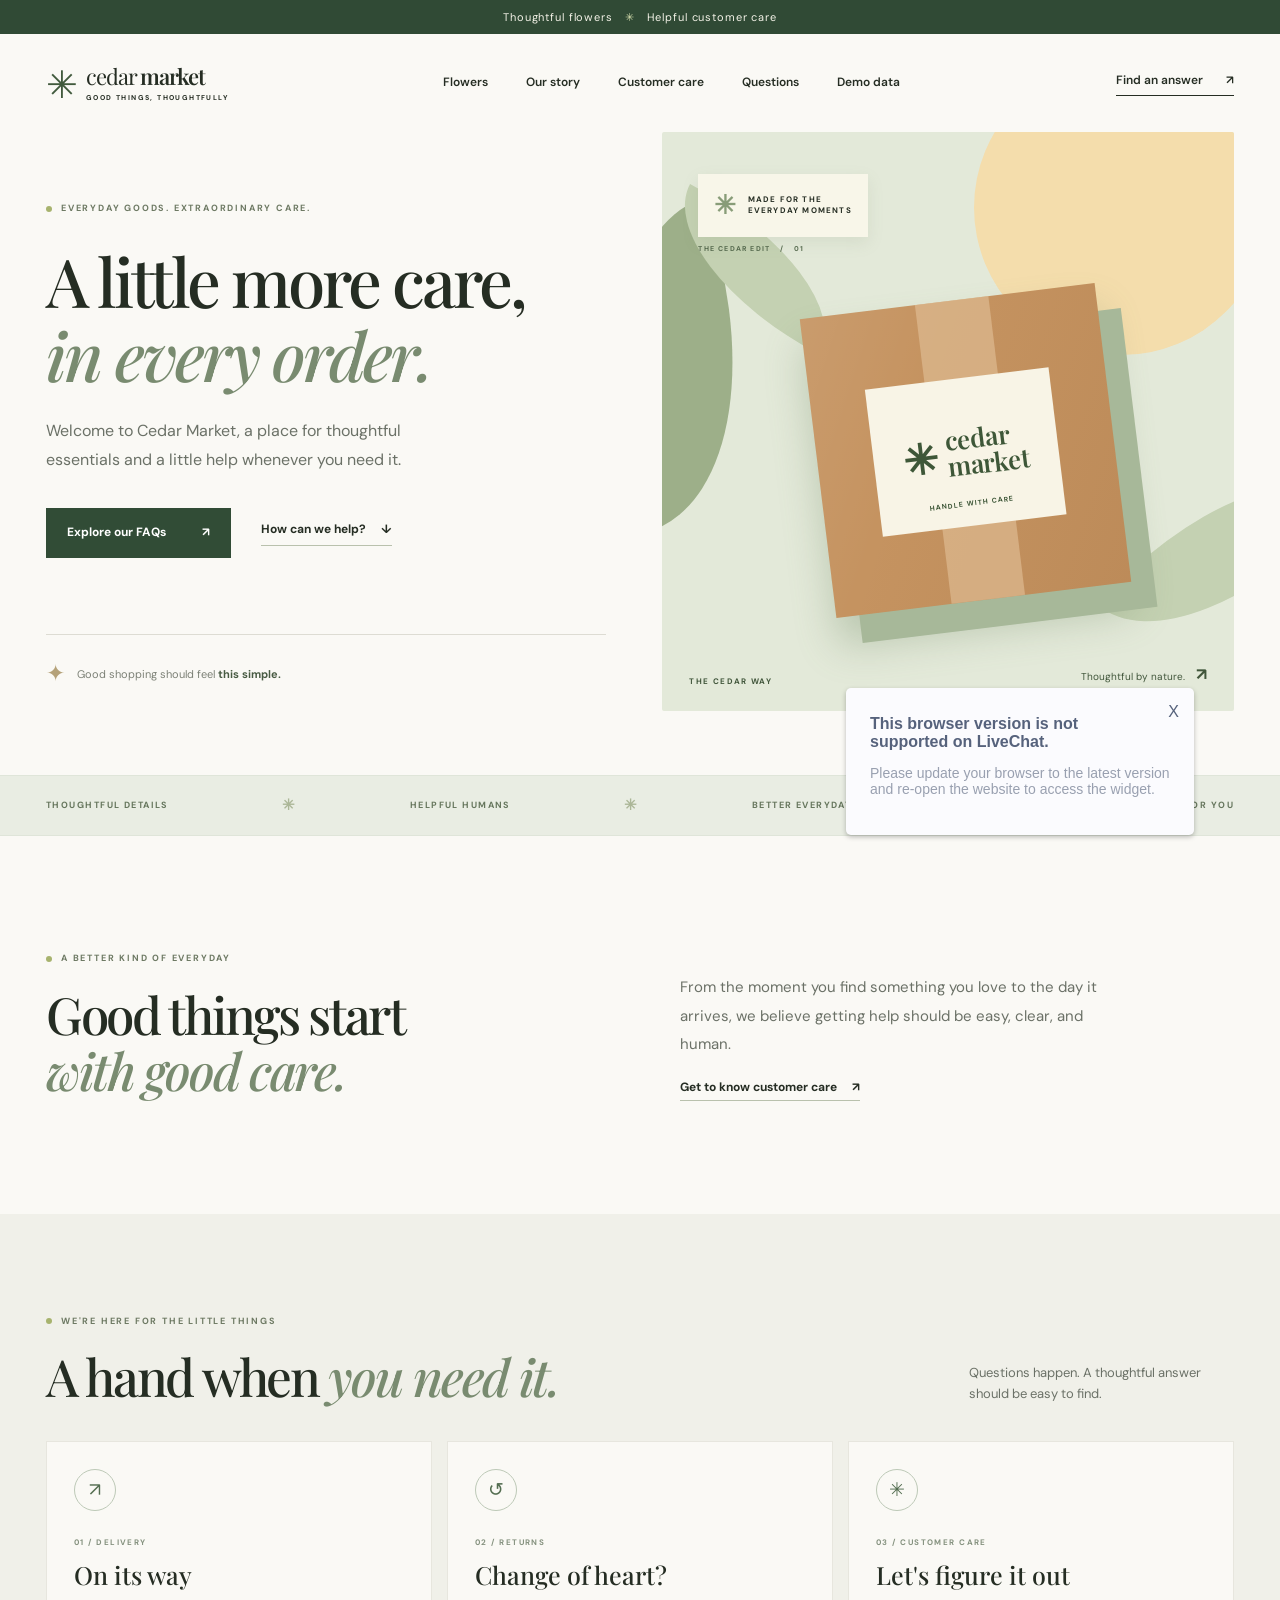
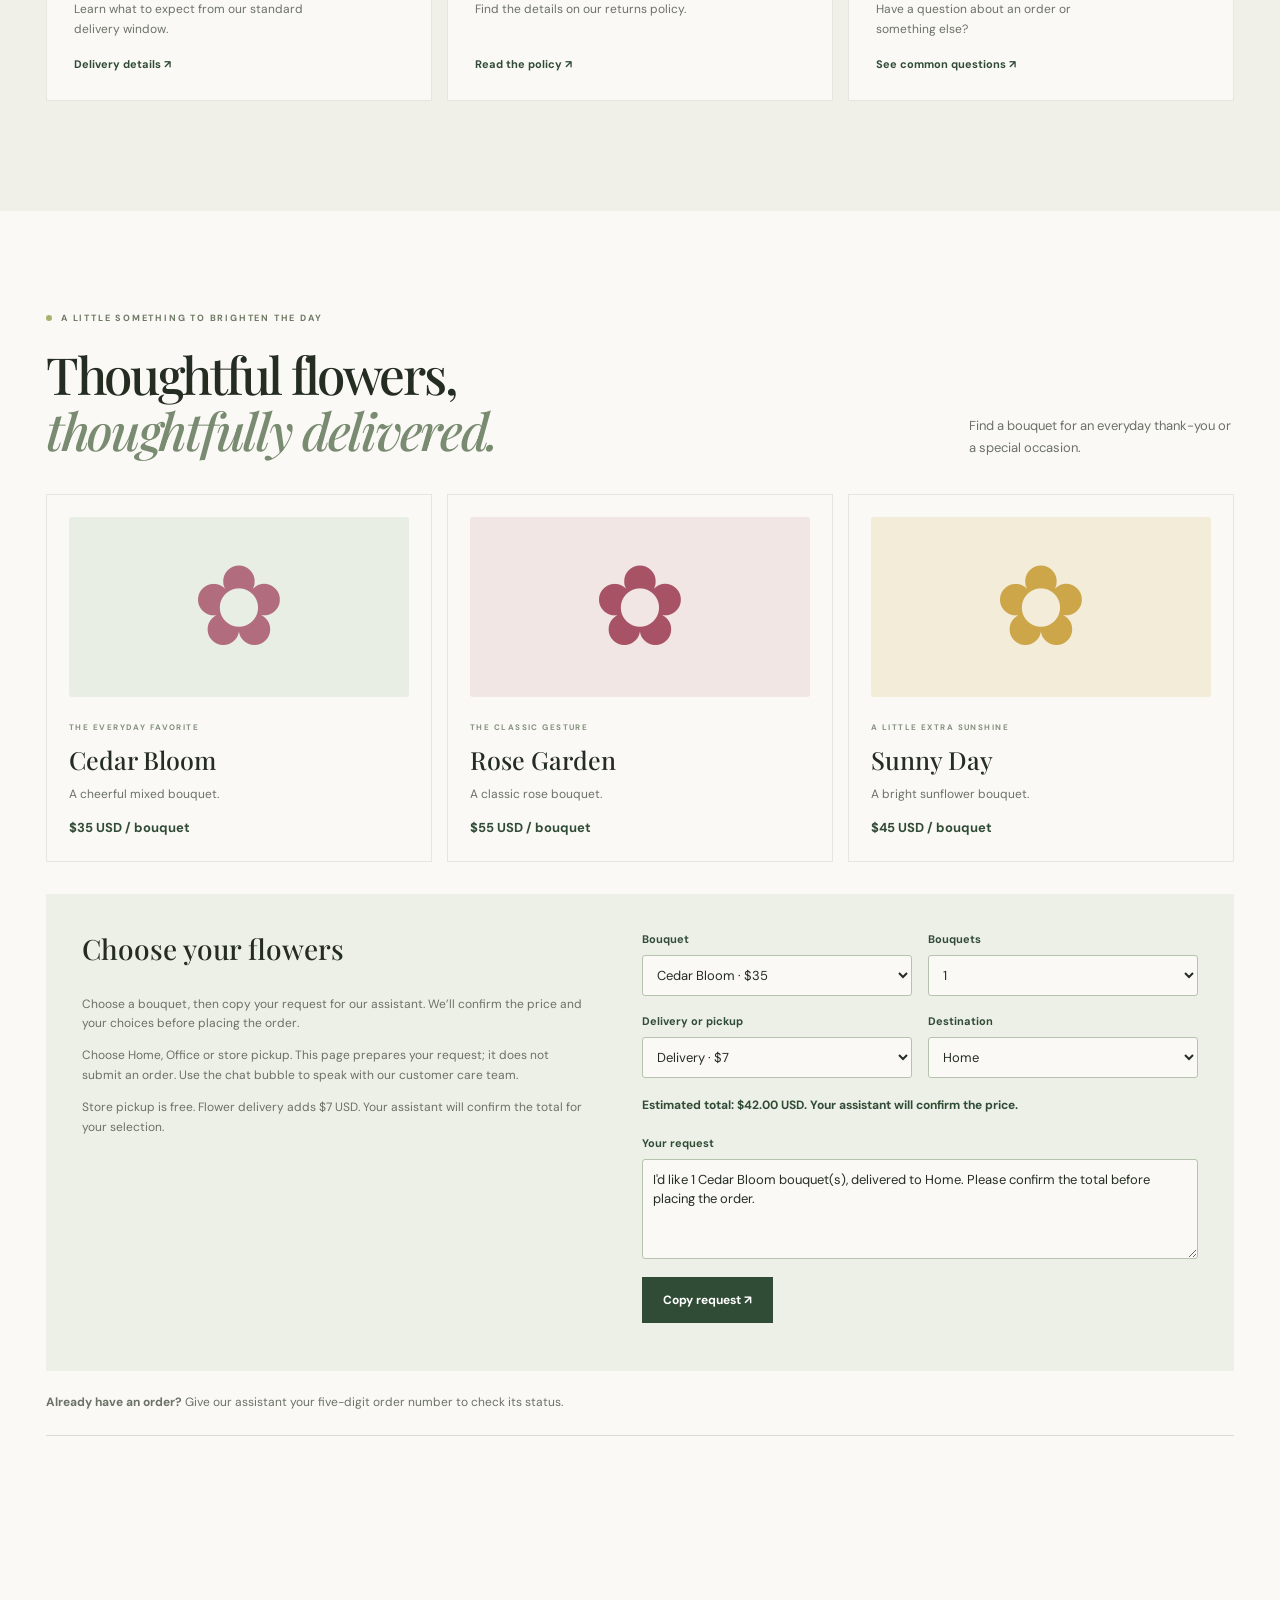
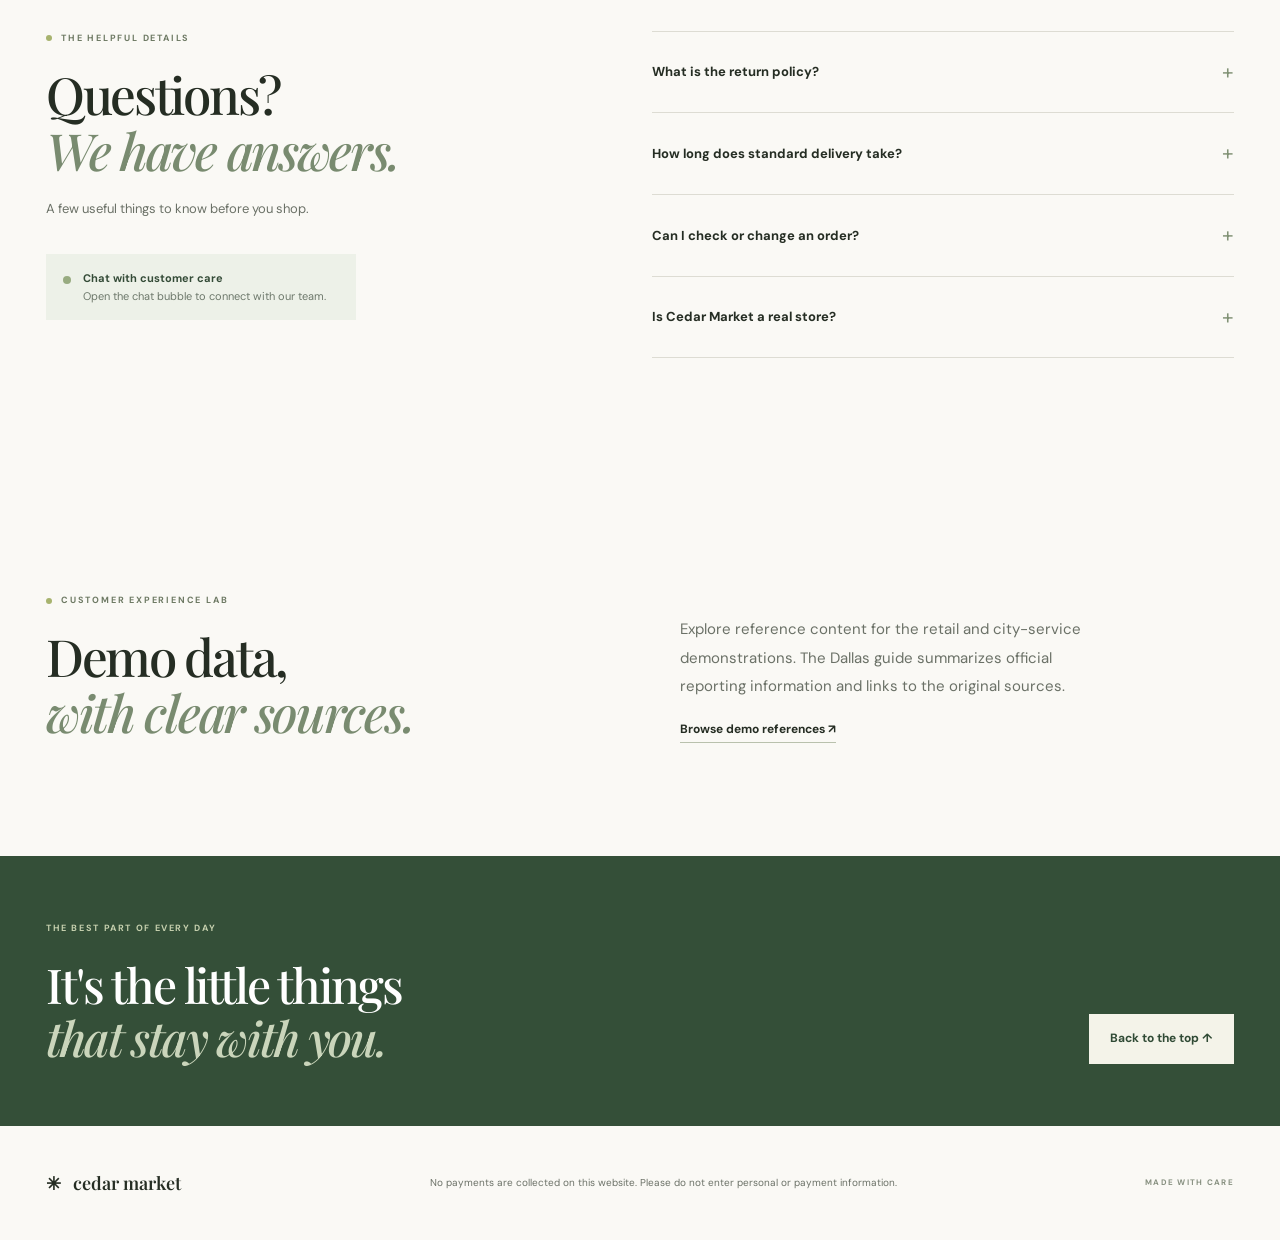
<file: index.html>
<!doctype html>
<html lang="en">
<head>
  <meta charset="utf-8">
  <meta name="viewport" content="width=device-width, initial-scale=1">
  <meta name="description" content="Flowers, thoughtful gifts and helpful customer care at Cedar Market.">
  <meta name="theme-color" content="#faf9f5">
  <title>Cedar Market | A little more care, in every order</title>
  <link rel="stylesheet" href="styles.css">
  <script src="app.js" defer></script>
</head>
<body>
  <div class="demo-banner">Thoughtful flowers <span aria-hidden="true">✳</span> Helpful customer care</div>
  <header class="header wrap">
    <a href="#top" class="brand" aria-label="Cedar Market home"><span class="brand-mark" aria-hidden="true">✳</span><span>cedar <strong>market</strong><small>GOOD THINGS, THOUGHTFULLY</small></span></a>
    <nav aria-label="Main navigation"><a href="#flowers">Flowers</a><a href="#story">Our story</a><a href="#help">Customer care</a><a href="#questions">Questions</a><a href="demo-data/">Demo data</a></nav>
    <a class="header-link" href="#questions">Find an answer <span aria-hidden="true">↗</span></a>
  </header>
  <main id="top">
    <section class="hero wrap" aria-labelledby="hero-title">
      <div class="hero-copy"><div class="eyebrow"><span></span> EVERYDAY GOODS. EXTRAORDINARY CARE.</div>
        <h1 id="hero-title">A little more care,<br><em>in every order.</em></h1>
        <p>Welcome to Cedar Market, a place for thoughtful essentials and a little help whenever you need it.</p>
        <div class="hero-actions"><a class="button primary" href="#questions">Explore our FAQs <span aria-hidden="true">↗</span></a><a class="text-link" href="#help">How can we help? <span aria-hidden="true">↓</span></a></div>
        <div class="hero-note"><span class="note-icon">✦</span><span>Good shopping should feel <strong>this simple.</strong></span></div>
      </div>
      <div class="hero-art" role="img" aria-label="Illustration of a thoughtfully packed Cedar Market parcel">
        <span class="art-sun"></span><span class="art-leaf leaf-one"></span><span class="art-leaf leaf-two"></span><span class="art-leaf leaf-three"></span>
        <div class="art-card"><span class="art-card-star">✳</span><span>MADE FOR THE<br>EVERYDAY MOMENTS</span><small>THE CEDAR EDIT &nbsp; / &nbsp; 01</small></div>
        <div class="package"><span class="package-tape"></span><div class="package-label"><b>✳</b><span>cedar<br>market</span><small>HANDLE WITH CARE</small></div></div>
        <div class="art-caption"><span>THE CEDAR WAY</span><span>Thoughtful by nature. <b>↗</b></span></div>
      </div>
    </section>
    <div class="ticker"><div class="wrap ticker-inner"><span>THOUGHTFUL DETAILS</span><i>✳</i><span>HELPFUL HUMANS</span><i>✳</i><span>BETTER EVERYDAY MOMENTS</span><i>✳</i><span>HERE FOR YOU</span></div></div>
    <section class="intro wrap" id="story"><div><div class="eyebrow"><span></span> A BETTER KIND OF EVERYDAY</div><h2>Good things start<br><em>with good care.</em></h2></div><div class="intro-copy"><p>From the moment you find something you love to the day it arrives, we believe getting help should be easy, clear, and human.</p><a class="text-link" href="#help">Get to know customer care <span aria-hidden="true">↗</span></a></div></section>
    <section class="care-section" id="help"><div class="wrap"><div class="section-top"><div><div class="eyebrow"><span></span> WE'RE HERE FOR THE LITTLE THINGS</div><h2>A hand when <em>you need it.</em></h2></div><p>Questions happen. A thoughtful answer should be easy to find.</p></div>
      <div class="cards"><article class="care-card"><div class="card-icon">↗</div><span>01 / DELIVERY</span><h3>On its way</h3><p>Learn what to expect from our standard delivery window.</p><a href="#faq-delivery">Delivery details ↗</a></article><article class="care-card"><div class="card-icon">↺</div><span>02 / RETURNS</span><h3>Change of heart?</h3><p>Find the details on our returns policy.</p><a href="#faq-returns">Read the policy ↗</a></article><article class="care-card"><div class="card-icon">✳</div><span>03 / CUSTOMER CARE</span><h3>Let's figure it out</h3><p>Have a question about an order or something else?</p><a href="#questions">See common questions ↗</a></article></div></div></section>
    <section class="flowers wrap" id="flowers" aria-labelledby="flowers-title">
      <div class="section-top"><div><div class="eyebrow"><span></span> A LITTLE SOMETHING TO BRIGHTEN THE DAY</div><h2 id="flowers-title">Thoughtful flowers,<br><em>thoughtfully delivered.</em></h2></div><p>Find a bouquet for an everyday thank-you or a special occasion.</p></div>
      <div class="cards flower-cards">
        <article class="care-card"><div class="flower-art bloom" aria-hidden="true">✿</div><span>THE EVERYDAY FAVORITE</span><h3>Cedar Bloom</h3><p>A cheerful mixed bouquet.</p><strong>$35 USD / bouquet</strong></article>
        <article class="care-card"><div class="flower-art roses" aria-hidden="true">✿</div><span>THE CLASSIC GESTURE</span><h3>Rose Garden</h3><p>A classic rose bouquet.</p><strong>$55 USD / bouquet</strong></article>
        <article class="care-card"><div class="flower-art sunny" aria-hidden="true">✿</div><span>A LITTLE EXTRA SUNSHINE</span><h3>Sunny Day</h3><p>A bright sunflower bouquet.</p><strong>$45 USD / bouquet</strong></article>
      </div>
      <div class="flower-builder"><div><h3>Choose your flowers</h3><p>Choose a bouquet, then copy your request for our assistant. We’ll confirm the price and your choices before placing the order.</p><p>Choose Home, Office or store pickup. This page prepares your request; it does not submit an order. Use the chat bubble to speak with our customer care team.</p><p>Store pickup is free. Flower delivery adds $7 USD. Your assistant will confirm the total for your selection.</p></div>
      <form id="flower-request-form"><div class="flower-fields"><label for="bouquet">Bouquet<select id="bouquet" name="bouquet"><option value="cedar-bloom">Cedar Bloom · $35</option><option value="rose-garden">Rose Garden · $55</option><option value="sunny-day">Sunny Day · $45</option></select></label><label for="quantity">Bouquets<select id="quantity" name="quantity"><option>1</option><option>2</option><option>3</option><option>4</option><option>5</option></select></label><label for="fulfillment">Delivery or pickup<select id="fulfillment" name="fulfillment"><option value="demo-delivery">Delivery · $7</option><option value="pickup">Store pickup · free</option></select></label><label for="destination">Destination<select id="destination" name="destination"><option value="demo-home">Home</option><option value="demo-office">Office</option></select></label></div><p class="estimate" id="flower-estimate" aria-live="polite">Estimated total: $42.00 USD. Your assistant will confirm the price.</p><label for="flower-request">Your request<textarea id="flower-request" rows="4" readonly></textarea></label><button type="button" class="button primary" id="copy-flower-request">Copy request ↗</button><p id="copy-feedback" role="status"></p><noscript><p>Ask our assistant for one Cedar Bloom bouquet delivered to your Home destination. JavaScript is needed for this request builder.</p></noscript></form></div>
      <div class="flower-note"><strong>Already have an order?</strong> Give our assistant your five-digit order number to check its status.</div>
    </section>
    <section class="faq wrap" id="questions"><div class="faq-heading"><div class="eyebrow"><span></span> THE HELPFUL DETAILS</div><h2>Questions?<br><em>We have answers.</em></h2><p>A few useful things to know before you shop.</p><div class="agent-note"><span class="agent-dot"></span><div><strong>Chat with customer care</strong><br>Open the chat bubble to connect with our team.</div></div></div>
      <div class="faq-list"><details id="faq-returns"><summary>What is the return policy?<span>+</span></summary><p>Unopened, non-personalized products can be returned within 30 calendar days of delivery with proof of purchase. Personalized products and opened hygiene products are excluded. A human representative may review unusual circumstances.</p></details><details id="faq-delivery"><summary>How long does standard delivery take?<span>+</span></summary><p>Standard delivery is estimated at 3 to 5 business days after dispatch, excluding weekends and public holidays. This is an estimate, not a guarantee.</p></details><details><summary>Can I check or change an order?<span>+</span></summary><p>Our assistant can help you choose flowers, confirm a quote and check your flower order using its five-digit number. For other order changes, returns or refunds, ask for a customer care representative. This website prepares requests and does not submit orders.</p></details><details><summary>Is Cedar Market a real store?<span>+</span></summary><p>No. Cedar Market, its policies, and this website are fictional and created for a customer experience demonstration. Please do not submit personal or payment information.</p></details></div>
    </section>
    <section class="intro wrap" id="demo-data" aria-labelledby="demo-data-title"><div><div class="eyebrow"><span></span> CUSTOMER EXPERIENCE LAB</div><h2 id="demo-data-title">Demo data,<br><em>with clear sources.</em></h2></div><div class="intro-copy"><p>Explore reference content for the retail and city-service demonstrations. The Dallas guide summarizes official reporting information and links to the original sources.</p><a class="text-link" href="demo-data/">Browse demo references ↗</a></div></section>
    <section class="closing wrap"><div><span>THE BEST PART OF EVERY DAY</span><h2>It's the little things<br><em>that stay with you.</em></h2></div><a href="#top" class="button light">Back to the top ↑</a></section>
  </main>
  <footer class="footer wrap"><a href="#top" class="footer-brand">✳ &nbsp; cedar market</a><p>No payments are collected on this website. Please do not enter personal or payment information.</p><span>MADE WITH CARE</span></footer>
<!-- Webex Contact Center native LiveChat widget. Public installation identifiers only. -->
<div id="divicw" data-bind="03C1E4D3-61E0-4415-8CB0-00E73D94BCE4" data-org="" data-guid="04543361-2b2d-42dd-b6fe-6e1f9723e738"></div><script>var i={t:function(){try{var e=document.getElementById("divicw"),t=document.createElement("script");t.src="https://chat-widget.produs1.ciscoccservice.com/js/imichatinit.js?t="+new Date().toISOString(),e.insertAdjacentElement("afterend",t),t.addEventListener("load",function(){console.log(new Date().toISOString(),"Livechat script loaded successfully!")}),t.addEventListener("error",function(){console.log(new Date().toISOString(),"Error loading Livechat script");i.o(e)})}catch(e){console.error(e)}},o:function(e){e.insertAdjacentHTML("afterend",'<iframe id="tls_al_frm" frameborder="0" style="overflow:hidden;height:208px;width:394px;position:fixed;display:block;right:48px;bottom:12px;z-index:99999;display:none;"></iframe>');var t=document.getElementById("tls_al_frm"),n=t.contentWindow,d=n.document;d.open();d.write("<!doctype html><html><head><meta charset='utf-8'><title>Untitled Document</title><style>body{font-family:'Helvetica Neue',Helvetica,Arial,sans-serif;color:#99a0b0;font-size:14px}.popover__content{background-color:#fbfbfe;padding:1.5rem;border-radius:5px;width:300px;box-shadow:0 2px 5px 0 rgba(0,0,0,0.26);position:relative}.popover__message{font-weight:600;color:#56627c;font-size:16px}.pull-left{float:left}.clearfix{clear:both}.hdr-txt{width:218px;margin-top:3px}.para-txt a{text-decoration:none;color:#005cde}.close-btn{position:absolute;right:15px;top:15px}.close-btn a{text-decoration:none;font-weight:400;color:#56627c;font-size:16px}</style></head><body><div class='popover__content'><div class='close-btn'><a href='#' onclick='closeTLSAlert()'>X</a></div><div class='popover__message'><div class='pull-left hdr-txt'>This browser version is not supported on LiveChat.</div></div><div class='clearfix'></div><p class='para-txt'>Please update your browser to the latest version and re-open the website to access the widget.</p></div><script>function closeTLSAlert(){window.parent.postMessage({key:'close_tls_alert',value:'close_tls_alert',action:'close_tls_alert'},'*');}<\/script></body></html>");d.close();t.style.display='block';window.addEventListener('message',function(e){'close_tls_alert'===e.data.action&&i.s()})},s:function(){var e=document.getElementById('tls_al_frm');e&&e.remove()}};i.t();</script>
</body></html>
</file>
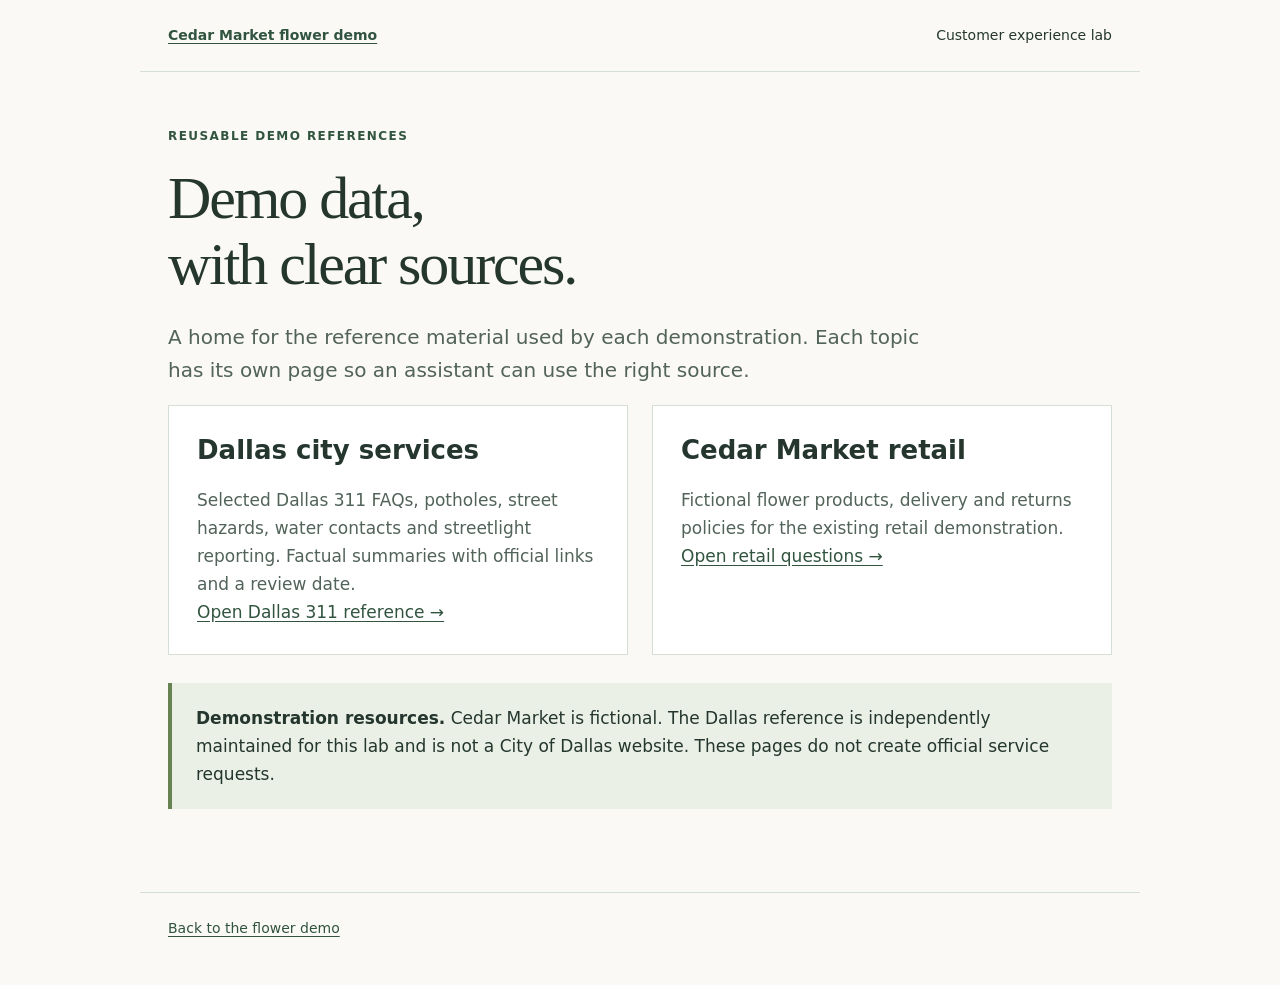
<file: demo-data/index.html>
<!doctype html>
<html lang="en">
<head>
  <meta charset="utf-8">
  <meta name="viewport" content="width=device-width, initial-scale=1">
  <meta name="description" content="Reference content for Krishna Tyagi's customer experience demonstrations, including retail policies and source-backed Dallas city-service FAQs.">
  <title>Demo data | Customer experience lab</title>
  <link rel="stylesheet" href="reference.css">
</head>
<body>
  <header><a href="../">Cedar Market flower demo</a><span>Customer experience lab</span></header>
  <main id="main-content">
    <p class="eyebrow">Reusable demo references</p>
    <h1>Demo data,<br>with clear sources.</h1>
    <p class="lead">A home for the reference material used by each demonstration. Each topic has its own page so an assistant can use the right source.</p>
    <div class="cards">
      <article class="card"><h2>Dallas city services</h2><p>Selected Dallas 311 FAQs, potholes, street hazards, water contacts and streetlight reporting. Factual summaries with official links and a review date.</p><a href="dallas-311.html">Open Dallas 311 reference →</a></article>
      <article class="card"><h2>Cedar Market retail</h2><p>Fictional flower products, delivery and returns policies for the existing retail demonstration.</p><a href="../#questions">Open retail questions →</a></article>
    </div>
    <div class="notice"><p><strong>Demonstration resources.</strong> Cedar Market is fictional. The Dallas reference is independently maintained for this lab and is not a City of Dallas website. These pages do not create official service requests.</p></div>
  </main>
  <footer><a href="../">Back to the flower demo</a></footer>
</body>
</html>
</file>
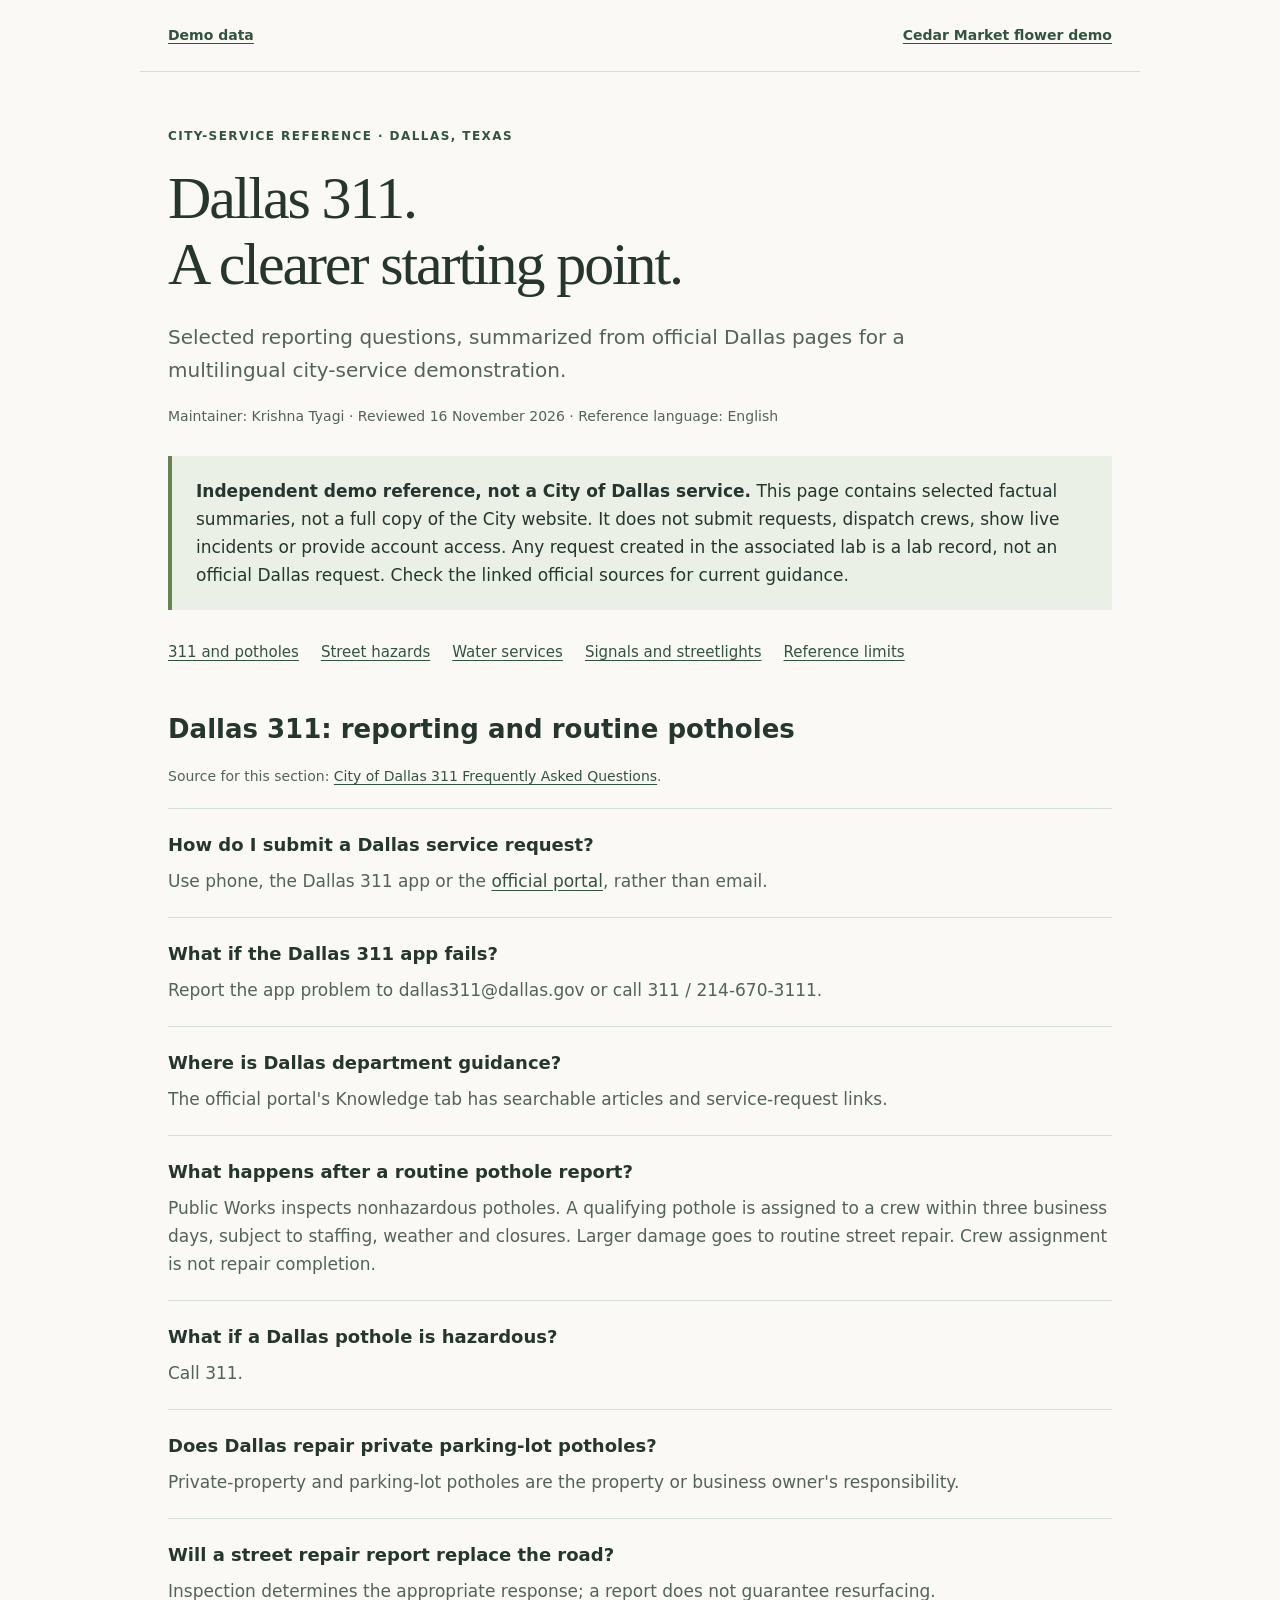
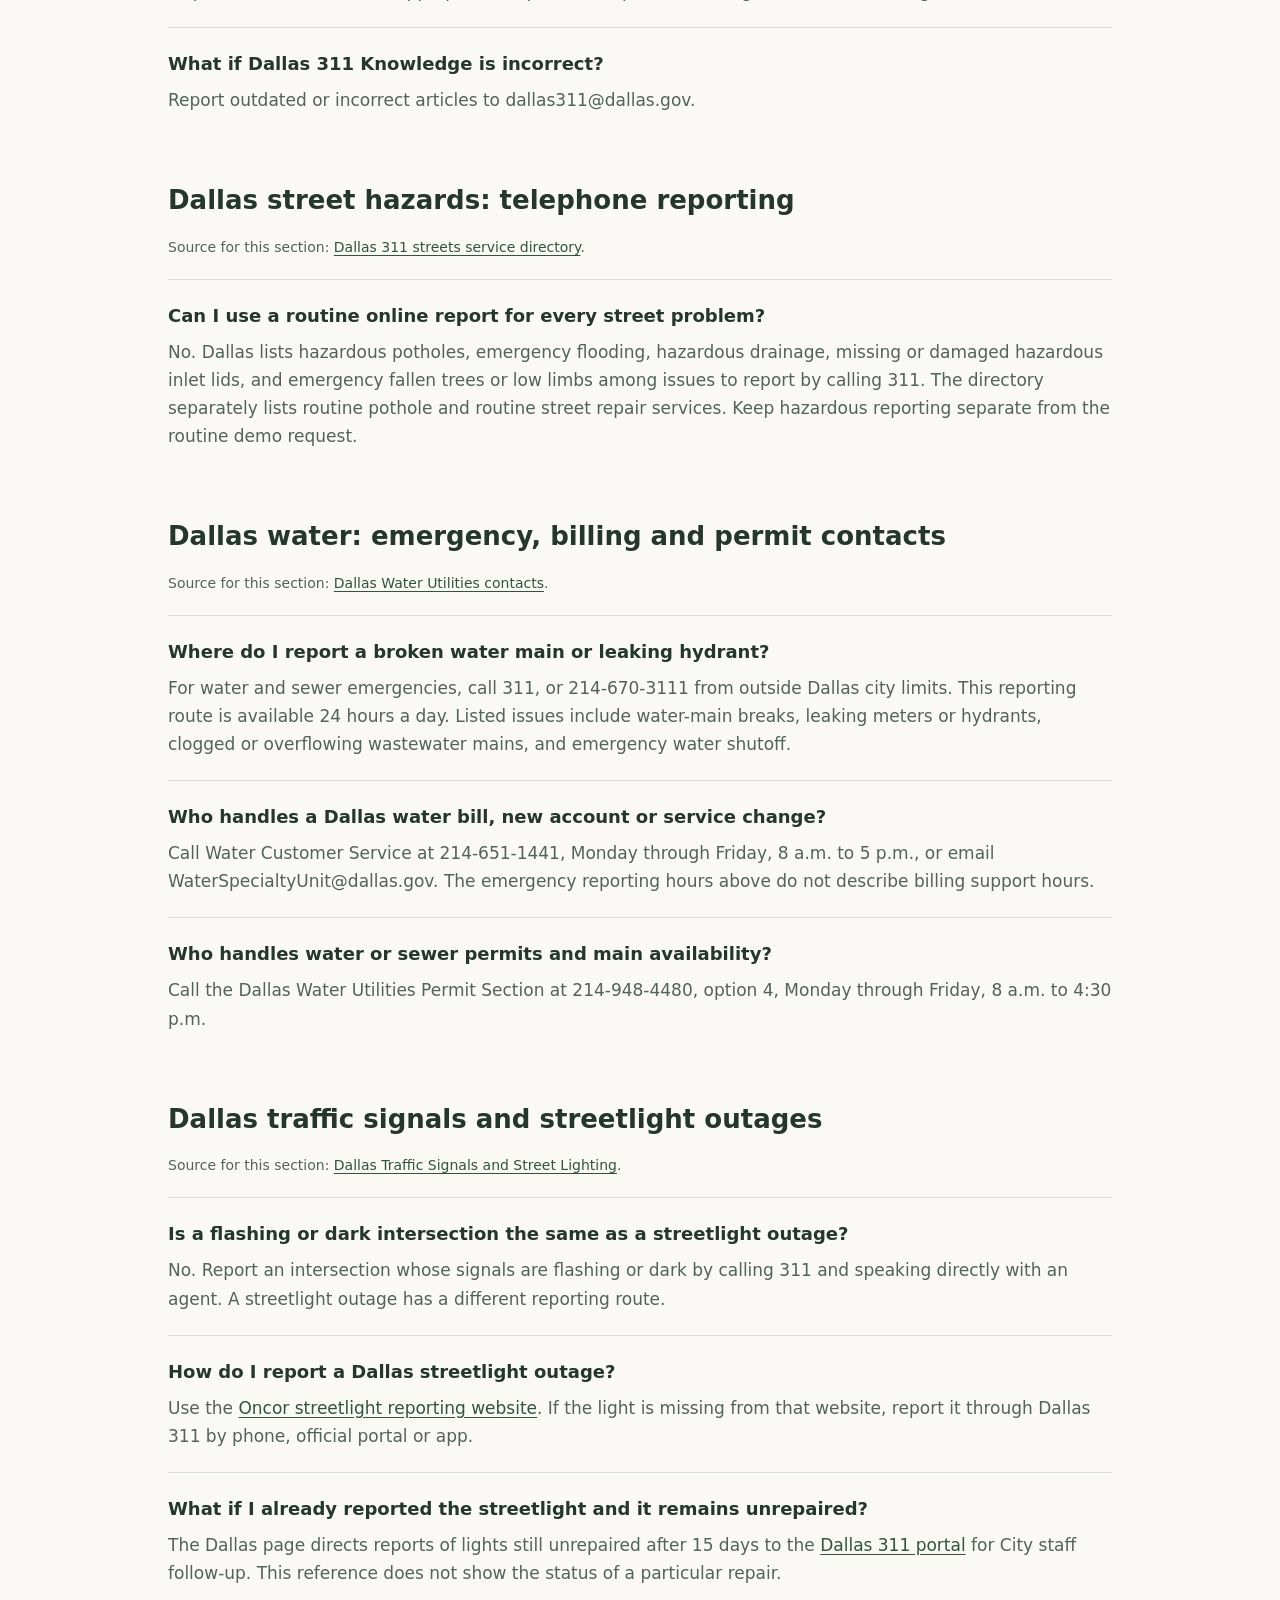
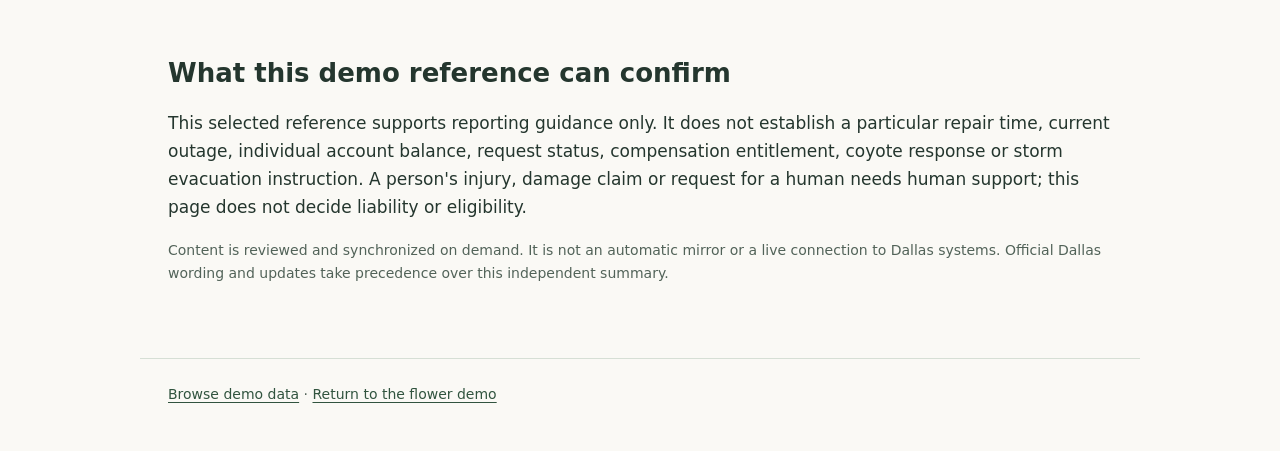
<file: demo-data/dallas-311.html>
<!doctype html>
<html lang="en">
<head>
  <meta charset="utf-8">
  <meta name="viewport" content="width=device-width, initial-scale=1">
  <meta name="description" content="Selected Dallas 311 questions and answers for a city-service demonstration. Source-backed guidance for potholes, street hazards, water and streetlights.">
  <title>Dallas 311 service reference | Customer experience lab</title>
  <link rel="stylesheet" href="reference.css">
</head>
<body>
  <header><a href="./">Demo data</a><a href="../">Cedar Market flower demo</a></header>
  <main id="main-content">
    <p class="eyebrow">City-service reference · Dallas, Texas</p>
    <h1>Dallas 311.<br>A clearer starting point.</h1>
    <p class="lead">Selected reporting questions, summarized from official Dallas pages for a multilingual city-service demonstration.</p>
    <p class="meta">Maintainer: Krishna Tyagi · Reviewed 16 November 2026 · Reference language: English</p>
    <div class="notice"><p><strong>Independent demo reference, not a City of Dallas service.</strong> This page contains selected factual summaries, not a full copy of the City website. It does not submit requests, dispatch crews, show live incidents or provide account access. Any request created in the associated lab is a lab record, not an official Dallas request. Check the linked official sources for current guidance.</p></div>
    <nav class="section-nav" aria-label="Reference topics"><a href="#dallas-311-faq">311 and potholes</a><a href="#dallas-street-hazards">Street hazards</a><a href="#dallas-water">Water services</a><a href="#dallas-lighting">Signals and streetlights</a><a href="#reference-limits">Reference limits</a></nav>

    <section id="dallas-311-faq" aria-labelledby="faq-title">
      <h2 id="faq-title">Dallas 311: reporting and routine potholes</h2>
      <p class="source">Source for this section: <a href="https://dallascityhall.com/services/311/Pages/311%20Frequently%20Asked%20Questions.aspx">City of Dallas 311 Frequently Asked Questions</a>.</p>
      <article id="submit-request"><h3>How do I submit a Dallas service request?</h3><p>Use phone, the Dallas 311 app or the <a href="https://dallascrm.my.site.com/public/s/">official portal</a>, rather than email.</p></article>
      <article id="app-help"><h3>What if the Dallas 311 app fails?</h3><p>Report the app problem to dallas311@dallas.gov or call 311 / 214-670-3111.</p></article>
      <article id="find-guidance"><h3>Where is Dallas department guidance?</h3><p>The official portal's Knowledge tab has searchable articles and service-request links.</p></article>
      <article id="routine-pothole"><h3>What happens after a routine pothole report?</h3><p>Public Works inspects nonhazardous potholes. A qualifying pothole is assigned to a crew within three business days, subject to staffing, weather and closures. Larger damage goes to routine street repair. Crew assignment is not repair completion.</p></article>
      <article id="hazardous-pothole"><h3>What if a Dallas pothole is hazardous?</h3><p>Call 311.</p></article>
      <article id="private-property"><h3>Does Dallas repair private parking-lot potholes?</h3><p>Private-property and parking-lot potholes are the property or business owner's responsibility.</p></article>
      <article id="street-inspection"><h3>Will a street repair report replace the road?</h3><p>Inspection determines the appropriate response; a report does not guarantee resurfacing.</p></article>
      <article id="incorrect-guidance"><h3>What if Dallas 311 Knowledge is incorrect?</h3><p>Report outdated or incorrect articles to dallas311@dallas.gov.</p></article>
    </section>

    <section id="dallas-street-hazards" aria-labelledby="street-title">
      <h2 id="street-title">Dallas street hazards: telephone reporting</h2>
      <p class="source">Source for this section: <a href="https://dallascityhall.com/services/311/Pages/streets.aspx">Dallas 311 streets service directory</a>.</p>
      <article><h3>Can I use a routine online report for every street problem?</h3><p>No. Dallas lists hazardous potholes, emergency flooding, hazardous drainage, missing or damaged hazardous inlet lids, and emergency fallen trees or low limbs among issues to report by calling 311. The directory separately lists routine pothole and routine street repair services. Keep hazardous reporting separate from the routine demo request.</p></article>
    </section>

    <section id="dallas-water" aria-labelledby="water-title">
      <h2 id="water-title">Dallas water: emergency, billing and permit contacts</h2>
      <p class="source">Source for this section: <a href="https://dallascityhall.com/departments/waterutilities/pages/water_utilities_contacts.aspx">Dallas Water Utilities contacts</a>.</p>
      <article><h3>Where do I report a broken water main or leaking hydrant?</h3><p>For water and sewer emergencies, call 311, or 214-670-3111 from outside Dallas city limits. This reporting route is available 24 hours a day. Listed issues include water-main breaks, leaking meters or hydrants, clogged or overflowing wastewater mains, and emergency water shutoff.</p></article>
      <article><h3>Who handles a Dallas water bill, new account or service change?</h3><p>Call Water Customer Service at 214-651-1441, Monday through Friday, 8 a.m. to 5 p.m., or email WaterSpecialtyUnit@dallas.gov. The emergency reporting hours above do not describe billing support hours.</p></article>
      <article><h3>Who handles water or sewer permits and main availability?</h3><p>Call the Dallas Water Utilities Permit Section at 214-948-4480, option 4, Monday through Friday, 8 a.m. to 4:30 p.m.</p></article>
    </section>

    <section id="dallas-lighting" aria-labelledby="lighting-title">
      <h2 id="lighting-title">Dallas traffic signals and streetlight outages</h2>
      <p class="source">Source for this section: <a href="https://dallascityhall.com/departments/transportation/Pages/Traffic-Signals-and-Street-Lighting.aspx">Dallas Traffic Signals and Street Lighting</a>.</p>
      <article><h3>Is a flashing or dark intersection the same as a streetlight outage?</h3><p>No. Report an intersection whose signals are flashing or dark by calling 311 and speaking directly with an agent. A streetlight outage has a different reporting route.</p></article>
      <article><h3>How do I report a Dallas streetlight outage?</h3><p>Use the <a href="https://www.oncorstreetlight.com/">Oncor streetlight reporting website</a>. If the light is missing from that website, report it through Dallas 311 by phone, official portal or app.</p></article>
      <article><h3>What if I already reported the streetlight and it remains unrepaired?</h3><p>The Dallas page directs reports of lights still unrepaired after 15 days to the <a href="https://dallascrm.my.site.com/public/s/">Dallas 311 portal</a> for City staff follow-up. This reference does not show the status of a particular repair.</p></article>
    </section>

    <section id="reference-limits" aria-labelledby="limits-title">
      <h2 id="limits-title">What this demo reference can confirm</h2>
      <p>This selected reference supports reporting guidance only. It does not establish a particular repair time, current outage, individual account balance, request status, compensation entitlement, coyote response or storm evacuation instruction. A person's injury, damage claim or request for a human needs human support; this page does not decide liability or eligibility.</p>
      <p class="meta">Content is reviewed and synchronized on demand. It is not an automatic mirror or a live connection to Dallas systems. Official Dallas wording and updates take precedence over this independent summary.</p>
    </section>
  </main>
  <footer><a href="./">Browse demo data</a> · <a href="../">Return to the flower demo</a></footer>
</body>
</html>
</file>
<file: styles.css>
@import url('https://fonts.googleapis.com/css2?family=DM+Sans:wght@400;500;600;700&family=Playfair+Display:ital,wght@0,500;0,600;1,500;1,600&display=swap');
:root{--ink:#252d23;--muted:#6b7167;--cream:#faf9f5;--green:#314c36;--light:#e9eee4;--border:#dddcd3;--serif:'Playfair Display',Georgia,serif;--sans:'DM Sans',Arial,sans-serif}*{box-sizing:border-box}html{scroll-behavior:smooth}body{margin:0;background:var(--cream);color:var(--ink);font-family:var(--sans);font-size:15px;line-height:1.65}.wrap{max-width:1312px;padding-left:46px;padding-right:46px;margin:auto}.demo-banner{text-align:center;background:#304a35;color:#f4f3e8;font-size:11px;letter-spacing:.08em;padding:8px 16px}.demo-banner span{padding:0 8px;color:#d3dcac}.header{height:98px;display:flex;align-items:center;justify-content:space-between;gap:28px}.brand{text-decoration:none;color:var(--ink);display:flex;gap:9px;align-items:center;line-height:1;font-family:var(--serif);font-size:22px;letter-spacing:-.05em}.brand strong{font-weight:600}.brand small{display:block;font-family:var(--sans);font-size:7px;font-weight:700;letter-spacing:.2em;margin-top:7px}.brand-mark{font-size:38px;color:#415a3d}.header nav{display:flex;gap:38px}.header nav a,.header-link{text-decoration:none;color:var(--ink);font-size:12px;font-weight:600}.header-link{border-bottom:1px solid var(--ink);padding-bottom:4px}.header-link span{margin-left:20px}.hero{display:grid;grid-template-columns:1fr 1.02fr;min-height:540px;padding-bottom:64px;gap:56px}.hero-copy{padding:69px 0 18px}.eyebrow{font-size:9px;letter-spacing:.2em;font-weight:700;color:#6d7963;display:flex;align-items:center;gap:9px}.eyebrow span{height:6px;width:6px;border-radius:50%;background:#a7b36e}h1,h2,h3,p{margin-top:0}h1,h2{font-family:var(--serif);font-weight:500;letter-spacing:-.045em;line-height:1.1}h1{font-size:clamp(49px,5.25vw,76px);margin:28px 0 25px}h1 em,h2 em{font-weight:500;color:#798b70}.hero-copy>p{max-width:390px;font-size:16px;color:var(--muted);line-height:1.8}.hero-actions{display:flex;align-items:center;gap:30px;margin-top:34px}.button{display:inline-flex;align-items:center;justify-content:center;gap:36px;padding:15px 21px;text-decoration:none;font-size:12px;font-weight:700}.button.primary{background:var(--green);color:#fff}.text-link{color:var(--ink);font-size:12px;font-weight:700;text-decoration:none;border-bottom:1px solid #b9c1ad;padding-bottom:5px}.text-link span{margin-left:12px}.hero-note{border-top:1px solid var(--border);margin-top:76px;padding-top:20px;display:flex;align-items:center;gap:12px;color:#7c8176;font-size:11px}.note-icon{font-size:23px;color:#b5a279}.hero-note strong{color:#485b43}.hero-art{position:relative;min-height:500px;overflow:hidden;background:#e3e9d9;border-radius:2px}.art-sun{position:absolute;width:295px;height:295px;background:#f4ddac;border-radius:50%;right:-35px;top:-72px}.art-leaf{position:absolute;background:#9daf89;border-radius:100% 0 100% 0;transform:rotate(-20deg)}.leaf-one{width:160px;height:295px;left:-65px;top:85px}.leaf-two{width:90px;height:195px;left:48px;top:40px;transform:rotate(-62deg);background:#c4d1b2}.leaf-three{width:120px;height:245px;right:-50px;bottom:35px;transform:rotate(42deg);background:#c4d1b2}.package{position:absolute;left:27%;top:29%;width:52%;height:52%;background:#c59360;transform:rotate(-7deg);box-shadow:23px 28px 0 #a7b899,0 28px 40px #66805b55}.package:before{content:'';position:absolute;inset:0;background:linear-gradient(115deg,#ffffff15,transparent 35%,#6d3e1718)}.package-tape{position:absolute;background:#e3c29a99;width:25%;height:100%;left:39%}.package-label{position:absolute;left:19%;top:26%;width:62%;height:49%;background:#f8f4e6;display:flex;align-items:center;justify-content:center;gap:8px;color:#3e5738;font:600 26px/1 var(--serif)}.package-label b{font-size:42px}.package-label small{position:absolute;bottom:12%;font:700 7px var(--sans);letter-spacing:.15em}.art-card{position:absolute;z-index:2;top:42px;left:36px;background:#f8f6e9;box-shadow:0 6px 15px #80907422;padding:13px 16px;display:flex;align-items:center;gap:10px;font-size:8px;letter-spacing:.15em;font-weight:700;line-height:1.4}.art-card-star{font-size:26px;color:#889c78}.art-card small{position:absolute;top:100%;left:0;margin-top:7px;font-size:7px;color:#566a4e}.art-caption{position:absolute;left:27px;right:27px;bottom:23px;display:flex;justify-content:space-between;align-items:end;color:#41563b;font-size:10px}.art-caption>span:first-child{font-size:8px;letter-spacing:.17em;font-weight:700}.art-caption b{font-size:17px;margin-left:8px}.ticker{background:#e9ede3;border-top:1px solid #dfe5d9;border-bottom:1px solid #dfe5d9}.ticker-inner{display:flex;align-items:center;justify-content:space-between;gap:12px;min-height:59px;font-size:9px;letter-spacing:.16em;font-weight:700;color:#66765d}.ticker i{font-style:normal;color:#acb798;font-size:15px}.intro{padding-top:115px;padding-bottom:115px;display:grid;grid-template-columns:1fr 1fr;gap:80px}.intro h2,.section-top h2,.faq h2,.closing h2{font-size:clamp(38px,4vw,58px);margin:20px 0 0}.intro-copy{max-width:430px;align-self:end;color:var(--muted);font-size:15px}.intro-copy p{line-height:1.9}.care-section{background:#f0f0e9;padding:100px 0 110px}.section-top{display:flex;justify-content:space-between;gap:45px;align-items:end;margin-bottom:36px}.section-top p{max-width:265px;color:var(--muted);font-size:13px;margin:0}.cards{display:grid;grid-template-columns:repeat(3,1fr);gap:15px}.care-card{min-height:260px;padding:27px;background:#faf9f5;border:1px solid #e7e6de;display:flex;flex-direction:column;align-items:start}.card-icon{width:42px;height:42px;display:grid;place-items:center;border:1px solid #bdc9b7;color:#536d50;border-radius:50%;font-size:19px;margin-bottom:25px}.care-card>span{font-size:8px;letter-spacing:.18em;color:#84917e;font-weight:700}.care-card h3{font:500 25px var(--serif);margin:9px 0}.care-card p{font-size:12px;color:var(--muted);max-width:240px}.care-card a{margin-top:auto;font-size:11px;color:var(--green);font-weight:700;text-decoration:none}.faq{padding-top:115px;padding-bottom:120px;display:grid;grid-template-columns:1fr 1.15fr;gap:100px}.faq-heading>p{margin-top:20px;color:var(--muted);max-width:300px;font-size:13px}.agent-note{display:flex;gap:12px;align-items:start;background:#edf1e8;padding:15px 17px;color:#6d786b;max-width:310px;margin-top:34px;font-size:11px}.agent-note strong{color:#344b37}.agent-dot{background:#98ab80;border-radius:50%;width:8px;height:8px;margin-top:7px;flex:none}.faq-list details{border-top:1px solid var(--border)}.faq-list details:last-child{border-bottom:1px solid var(--border)}summary{list-style:none;cursor:pointer;display:flex;justify-content:space-between;align-items:center;gap:20px;padding:23px 0;font-size:13px;font-weight:700}summary::-webkit-details-marker{display:none}summary span{font-size:21px;font-weight:400;color:#819275}details[open] summary span{transform:rotate(45deg)}details p{color:var(--muted);font-size:13px;padding:0 25px 21px 0;margin:0}.closing{background:#344f38;color:white;display:flex;justify-content:space-between;align-items:end;padding-top:58px;padding-bottom:62px}.closing>div>span{font-size:9px;letter-spacing:.18em;font-weight:700;color:#c6d0ae}.closing h2{font-size:48px}.closing h2 em{color:#cad5bb}.button.light{background:#f4f3e9;color:#304a35}.footer{display:flex;justify-content:space-between;align-items:center;gap:20px;padding-top:45px;padding-bottom:45px}.footer-brand{font:600 18px var(--serif);color:var(--ink);text-decoration:none}.footer p{font-size:10px;color:var(--muted);margin:0}.footer>span{font-size:8px;letter-spacing:.16em;color:#879080;font-weight:700}@media(max-width:800px){.wrap{padding-left:24px;padding-right:24px}.header{height:78px}.header nav{display:none}.header-link{font-size:10px}.hero{grid-template-columns:1fr;gap:20px;padding-bottom:35px}.hero-copy{padding:35px 0 0}.hero-note{margin-top:38px}.hero-art{min-height:380px}.ticker-inner{justify-content:center;flex-wrap:wrap;padding-top:16px;padding-bottom:16px;font-size:8px}.ticker-inner span:last-child,.ticker-inner i:last-of-type{display:none}.intro{padding-top:70px;padding-bottom:70px;grid-template-columns:1fr;gap:20px}.care-section{padding:70px 0}.section-top{display:block}.section-top p{margin-top:18px}.cards{grid-template-columns:1fr}.care-card{min-height:215px}.faq{padding-top:75px;padding-bottom:75px;grid-template-columns:1fr;gap:30px}.closing{display:block}.closing h2{font-size:37px;margin-bottom:30px}.footer{align-items:start;flex-direction:column}.package-label{font-size:22px}}

/* Flower catalog and request builder use the same public demo catalog as the MCP. */
.flowers{padding-top:100px;padding-bottom:80px}.flower-art{width:100%;height:180px;border-radius:3px;display:grid;place-items:center;font-size:112px;line-height:1;margin-bottom:24px;background:#e9eee4;color:#b16d7e}.flower-art.roses{background:#f1e6e4;color:#a75265}.flower-art.sunny{background:#f2ecd9;color:#cda64a}.flower-cards .care-card{padding:22px}.flower-cards strong{font-size:13px;color:var(--green)}.flower-builder{display:grid;grid-template-columns:1fr 1.1fr;gap:55px;background:#edf0e7;margin-top:32px;padding:36px}.flower-builder h3{font:500 28px var(--serif)}.flower-builder p{font-size:12px;color:var(--muted)}.flower-fields{display:grid;grid-template-columns:1fr 1fr;gap:16px}.flower-builder label{display:block;font-size:11px;font-weight:700;color:var(--green)}.flower-builder select,.flower-builder textarea{display:block;width:100%;font:13px/1.5 var(--sans);color:var(--ink);border:1px solid #b6c3ae;background:var(--cream);border-radius:3px;padding:10px;margin-top:7px}.flower-builder textarea{resize:vertical;margin-bottom:18px}.flower-builder .estimate{font-weight:700;color:var(--green);margin:18px 0}.flower-builder button{cursor:pointer;border:0;font-family:var(--sans)}.flower-note{font-size:12px;color:var(--muted);padding:22px 0;border-bottom:1px solid var(--border)}a:focus-visible,button:focus-visible,select:focus-visible,textarea:focus-visible,summary:focus-visible{outline:3px solid #889c56;outline-offset:4px}@media(max-width:800px){.flowers{padding-top:70px;padding-bottom:50px}.flower-builder{grid-template-columns:1fr;gap:20px;padding:24px}.flower-fields{grid-template-columns:1fr}.flower-art{height:150px}}
</file>
<file: demo-data/reference.css>
:root{--ink:#24362e;--muted:#526359;--paper:#faf9f5;--line:#d6dfd5;--accent:#31543f}*{box-sizing:border-box}html{scroll-behavior:smooth}body{margin:0;background:var(--paper);color:var(--ink);font:17px/1.65 system-ui,-apple-system,BlinkMacSystemFont,"Segoe UI",sans-serif}a{color:var(--accent);text-underline-offset:.2em}a:focus-visible{outline:3px solid #638552;outline-offset:5px}header,main,footer{max-width:1000px;margin:auto;padding:24px 28px}header{display:flex;justify-content:space-between;gap:20px;flex-wrap:wrap;border-bottom:1px solid var(--line);font-size:14px}header a{font-weight:650}main{padding-top:55px;padding-bottom:55px}h1{font-family:Georgia,serif;font-size:clamp(36px,6vw,60px);line-height:1.1;font-weight:500;letter-spacing:-.035em;margin:14px 0 24px}h2{font-size:26px;line-height:1.3;margin:0 0 18px}h3{font-size:18px;line-height:1.5;margin:0 0 9px}p{margin:0 0 18px}.eyebrow{font-size:12px;font-weight:750;letter-spacing:.12em;text-transform:uppercase;color:var(--accent)}.lead{font-size:20px;max-width:760px;color:var(--muted)}.notice{background:#eaf0e5;border-left:4px solid #668351;padding:21px 24px;margin:28px 0}.notice p:last-child{margin-bottom:0}.meta{font-size:14px;color:var(--muted)}.section-nav{display:flex;gap:12px 22px;flex-wrap:wrap;margin:30px 0 40px;font-size:15px}section{margin:48px 0 0}article{padding:22px 0;border-top:1px solid var(--line);scroll-margin-top:24px}article p{margin-bottom:0;color:var(--muted)}.source{font-size:14px;color:var(--muted);margin:0 0 20px}.cards{display:grid;grid-template-columns:1fr 1fr;gap:24px}.card{border:1px solid var(--line);padding:28px;background:#fff}.card p{color:var(--muted)}footer{border-top:1px solid var(--line);font-size:14px;color:var(--muted);padding-bottom:45px}@media(max-width:650px){body{font-size:16px}header,main,footer{padding-left:22px;padding-right:22px}main{padding-top:35px}.cards{grid-template-columns:1fr}.notice{padding:18px}.section-nav{gap:10px 18px}}
</file>
